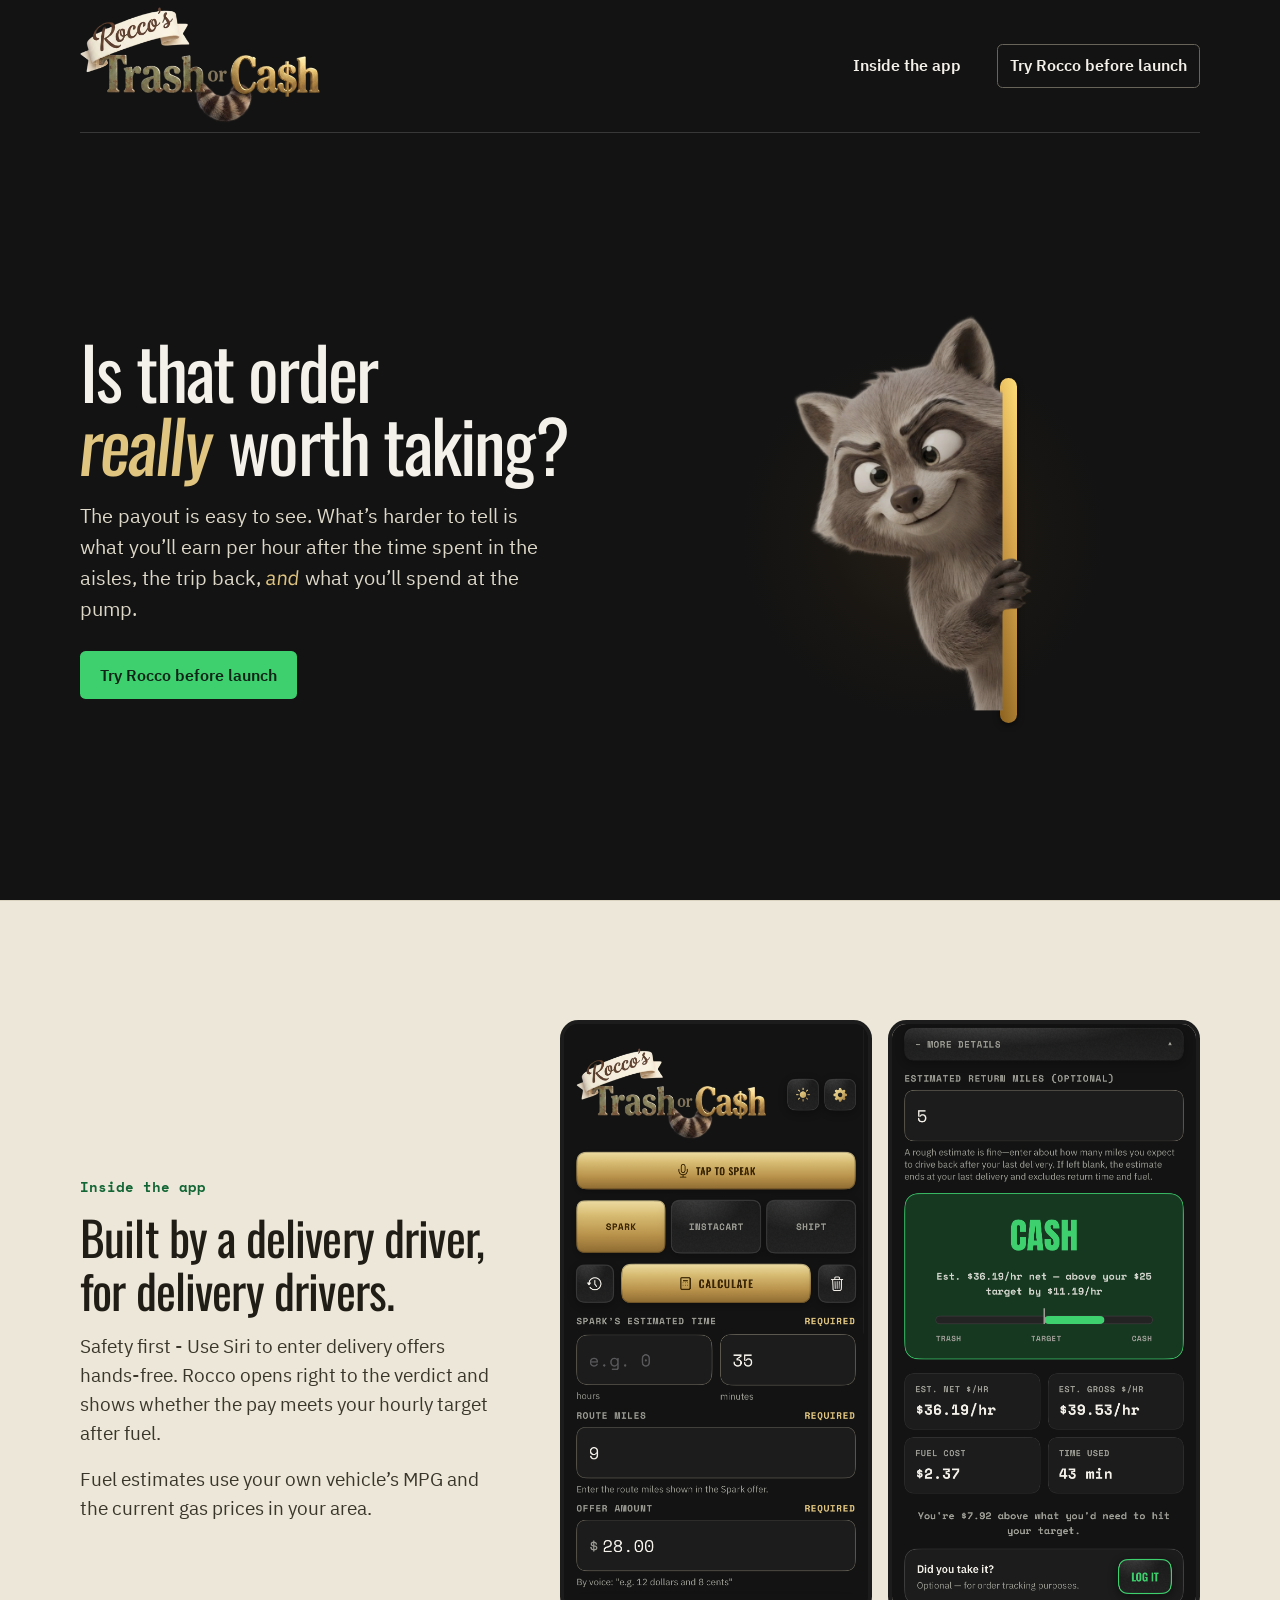
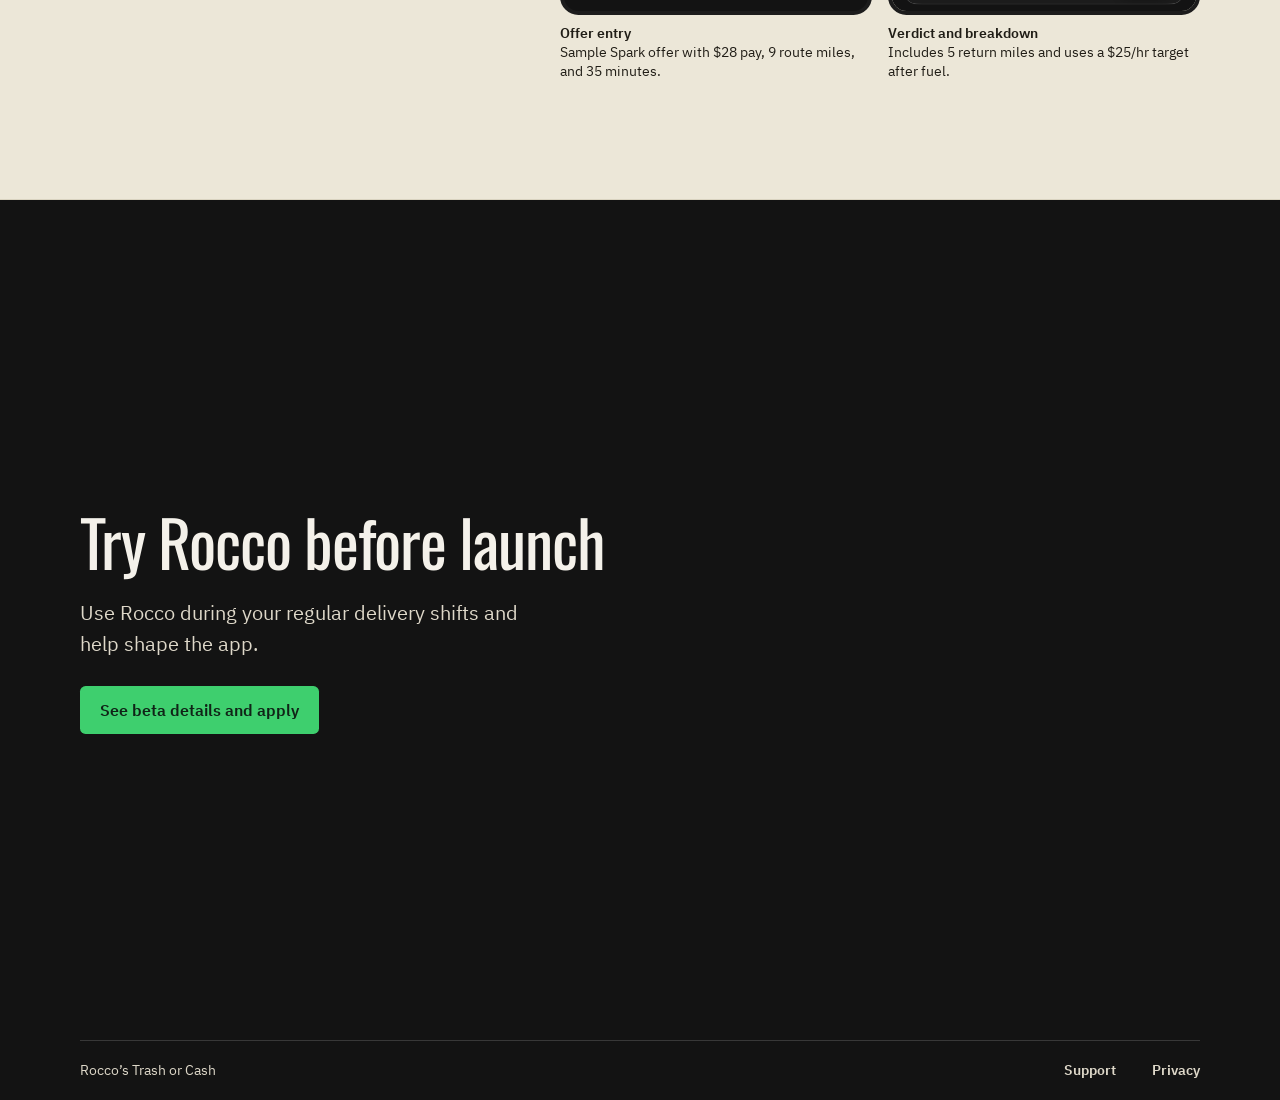
<file: index.html>
<!doctype html>
<html lang="en">
<head>
  <meta charset="utf-8">
  <meta name="viewport" content="width=device-width, initial-scale=1">
  <meta name="theme-color" content="#131313">
  <link rel="icon" href="./rocco-avatar.png">
  <link rel="stylesheet" href="./styles.css?v=5">
  <meta name="description" content="See what delivery offers are worth after fuel. An iPhone app built by a delivery driver, for delivery drivers.">
  <meta property="og:type" content="website">
  <meta property="og:site_name" content="Rocco’s Trash or Cash">
  <meta property="og:title" content="Rocco’s Trash or Cash">
  <meta property="og:description" content="See what delivery offers are worth after fuel. An iPhone app built by a delivery driver, for delivery drivers.">
  <meta property="og:url" content="https://roccostrashorcash.com/">
  <meta property="og:image" content="https://roccostrashorcash.com/rocco-share.jpg">
  <meta property="og:image:width" content="1200">
  <meta property="og:image:height" content="630">
  <meta property="og:image:alt" content="The full Rocco’s Trash or Cash logo on a charcoal background">
  <meta name="twitter:card" content="summary_large_image">
  <title>Rocco’s Trash or Cash</title>
</head>
<body>
  <a class="skip" href="#main">Skip to content</a>
  <header class="dark">
    <div class="wrap top">
      <a href="./" class="brand"><img src="./wordmark.png" width="902" height="441" alt="Rocco’s Trash or Cash"></a>
      <nav aria-label="Page navigation">
        <a class="nav-terms" href="#app-preview">Inside the app</a>
        <a class="nav-signup" href="/beta/">Try Rocco before launch</a>
      </nav>
    </div>
  </header>
  <main id="main">
    <section class="dark" aria-labelledby="hero-title">
      <div class="wrap hero">
        <div class="hero-copy">
          <h1 id="hero-title">Is that order<br> <em>really</em> worth taking?</h1>
          <p class="lead">The payout is easy to see. What’s harder to tell is what you’ll earn per hour after the time spent in the aisles, the trip back, <em>and</em> what you’ll spend at the pump.</p>
          <a class="button" href="/beta/">Try Rocco before launch</a>
        </div>
        <div class="hero-art">
          <img src="./rocco-peek-side.png" width="1024" height="1024" alt="Rocco, the raccoon mascot, peeking around a vertical gold bar with a puzzled expression">
        </div>
      </div>
    </section>

    <section class="showcase" id="app-preview" aria-labelledby="showcase-title">
      <div class="wrap section-pad showcase-grid">
        <div>
          <p class="label">Inside the app</p>
          <h2 id="showcase-title">Built by a delivery driver, for delivery drivers.</h2>
          <p class="section-intro">Safety first - Use Siri to enter delivery offers hands-free. Rocco opens right to the verdict and shows whether the pay meets your hourly target after fuel.</p>
          <p class="section-intro">Fuel estimates use your own vehicle’s MPG and the current gas prices in your area.</p>
        </div>
        <div class="phones">
          <figure>
            <div class="phone">
              <img src="./spark-offer.png" width="1179" height="2556" loading="lazy" alt="Spark offer entry with a $28 offer, 9 route miles, and 35 minutes.">
            </div>
            <figcaption>Offer entry <span>Sample Spark offer with $28 pay, 9 route miles, and 35 minutes.</span></figcaption>
          </figure>
          <figure>
            <div class="phone">
              <img src="./spark-verdict.png" width="1179" height="2556" loading="lazy" alt="Cash verdict with estimated earnings of $36.19 per hour after fuel, $2.37 in fuel costs, and 43 minutes used.">
            </div>
            <figcaption>Verdict and breakdown <span>Includes 5 return miles and uses a $25/hr target after fuel.</span></figcaption>
          </figure>
        </div>
      </div>
    </section>

    <section id="signup" class="dark" aria-labelledby="beta-invite-title">
      <div class="wrap section-pad">
        <h2 id="beta-invite-title">Try Rocco before launch</h2>
        <p class="lead">Use Rocco during your regular delivery shifts and help shape the app.</p>
        <a class="button" href="/beta/">See beta details and apply</a>
      </div>
    </section>
  </main>
  <footer class="dark">
    <div class="wrap footer">
      <span>Rocco’s Trash or Cash</span>
      <nav aria-label="Footer navigation">
        <a href="/support/">Support</a>
        <a href="/privacy/">Privacy</a>
      </nav>
    </div>
  </footer>
</body>
</html>
</file>
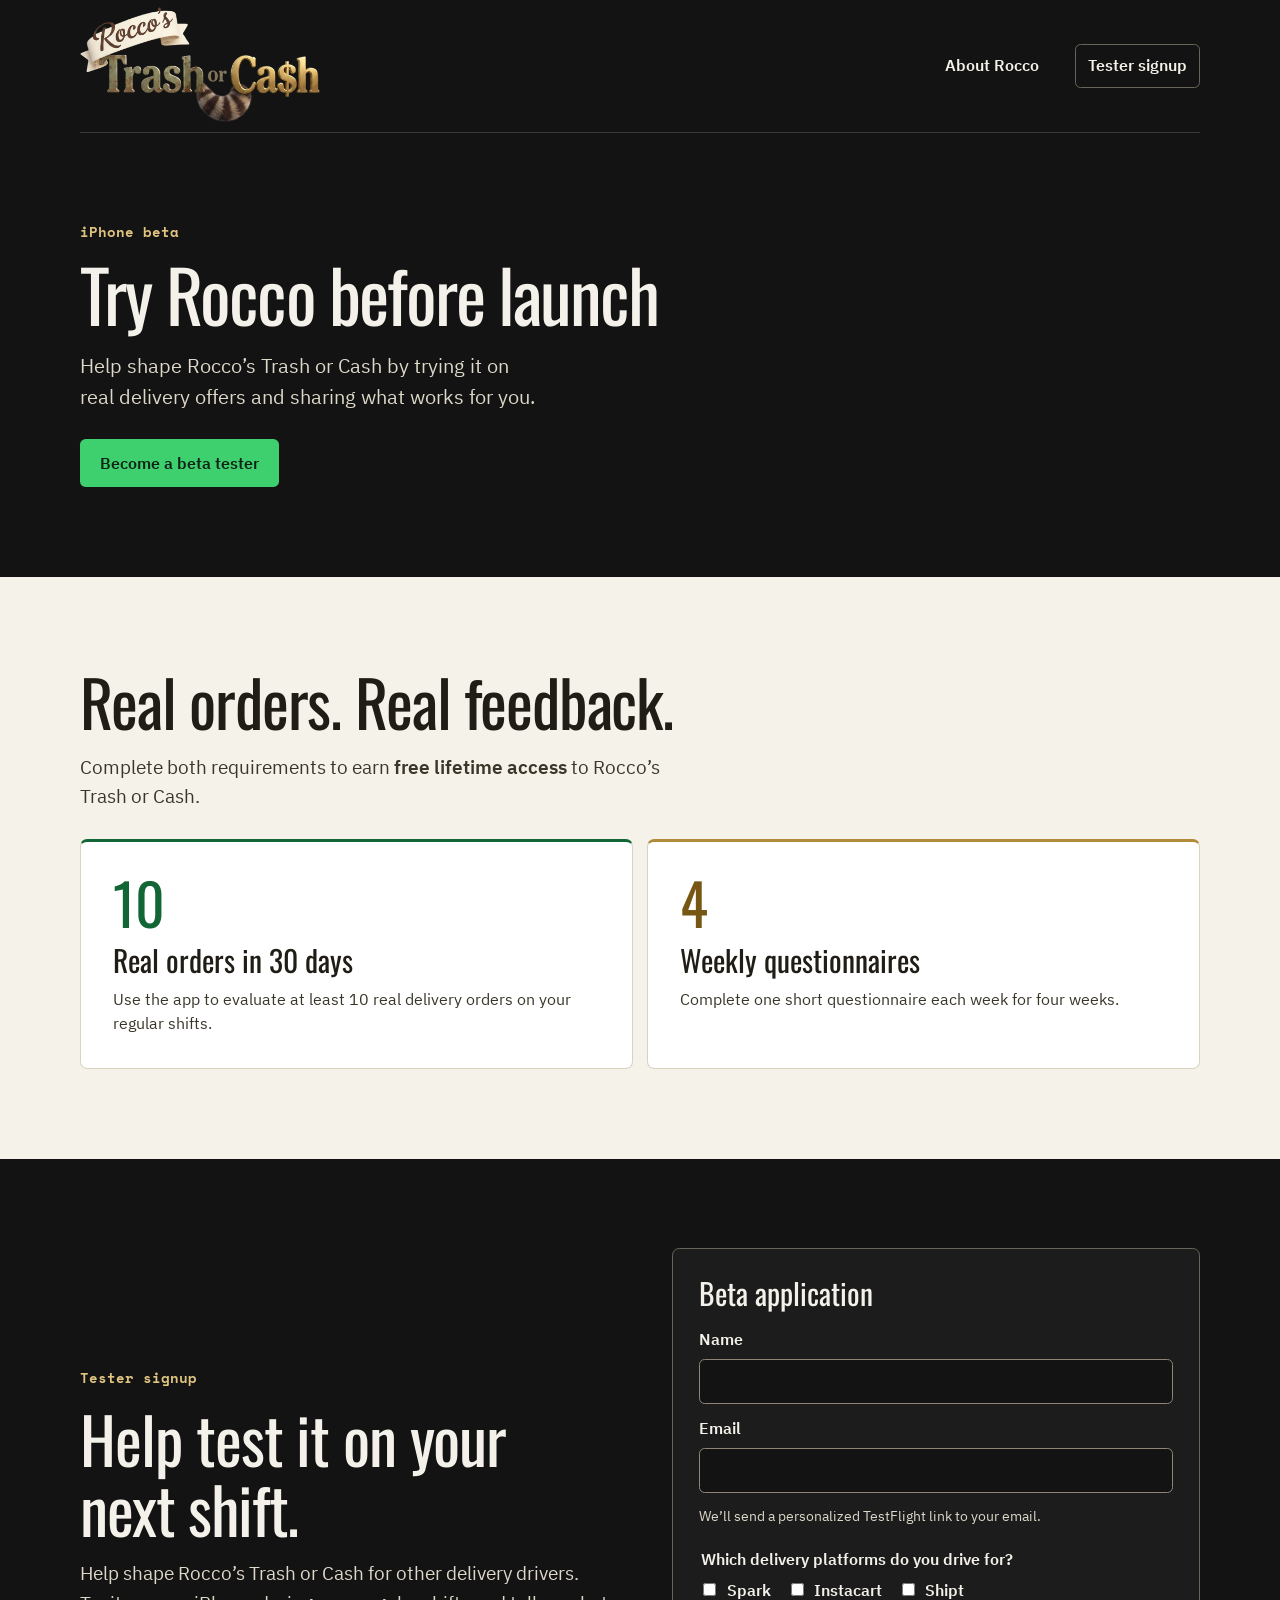
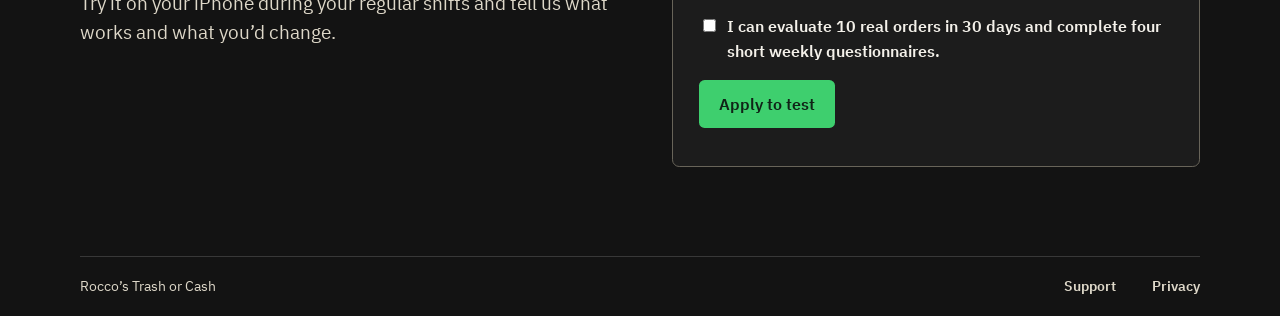
<file: beta/index.html>
<!doctype html>
<html lang="en">
<head>
  <meta charset="utf-8">
  <meta name="viewport" content="width=device-width, initial-scale=1">
  <meta name="theme-color" content="#131313">
  <link rel="icon" href="../rocco-avatar.png">
  <link rel="stylesheet" href="../styles.css?v=5">
  <meta name="description" content="Apply to test Rocco’s Trash or Cash on your iPhone and help shape the delivery offer calculator.">
  <meta property="og:type" content="website">
  <meta property="og:site_name" content="Rocco’s Trash or Cash">
  <meta property="og:title" content="Try Rocco’s Trash or Cash before launch">
  <meta property="og:description" content="Apply to test Rocco’s Trash or Cash on your iPhone and help shape the delivery offer calculator.">
  <meta property="og:url" content="https://roccostrashorcash.com/beta/">
  <meta property="og:image" content="https://roccostrashorcash.com/rocco-share.jpg">
  <meta property="og:image:width" content="1200">
  <meta property="og:image:height" content="630">
  <meta property="og:image:alt" content="The full Rocco’s Trash or Cash logo on a charcoal background">
  <meta name="twitter:card" content="summary_large_image">
  <title>iPhone Beta | Rocco’s Trash or Cash</title>
</head>
<body>
  <a class="skip" href="#main">Skip to content</a>
  <header class="dark">
    <div class="wrap top">
      <a href="../" class="brand"><img src="../wordmark.png" width="902" height="441" alt="Rocco’s Trash or Cash"></a>
      <nav aria-label="Page navigation">
        <a class="nav-terms" href="../">About Rocco</a>
        <a class="nav-signup" href="#signup">Tester signup</a>
      </nav>
    </div>
  </header>
  <main id="main">
    <section class="dark" aria-labelledby="beta-title">
      <div class="wrap section-pad">
        <p class="label accent">iPhone beta</p>
        <h1 id="beta-title">Try Rocco before launch</h1>
        <p class="lead">Help shape Rocco’s Trash or Cash by trying it on real delivery offers and sharing what works for you.</p>
        <a class="button" href="#signup">Become a beta tester</a>
      </div>
    </section>

    <section class="terms" id="terms" aria-labelledby="terms-title">
      <div class="wrap section-pad">
        <h2 id="terms-title">Real orders. Real feedback.</h2>
        <p class="section-intro">Complete both requirements to earn <strong>free lifetime access</strong> to Rocco’s Trash or Cash.</p>
        <div class="commitments">
          <article>
            <p class="count">10</p>
            <h3>Real orders in 30 days</h3>
            <p>Use the app to evaluate at least 10 real delivery orders on your regular shifts.</p>
          </article>
          <article>
            <p class="count">4</p>
            <h3>Weekly questionnaires</h3>
            <p>Complete one short questionnaire each week for four weeks.</p>
          </article>
        </div>
      </div>
    </section>

    <section id="signup" class="dark" aria-labelledby="signup-title">
      <div class="wrap section-pad signup-grid">
        <div>
          <p class="label accent">Tester signup</p>
          <h2 id="signup-title">Help test it on your next shift.</h2>
          <p class="section-intro">Help shape Rocco’s Trash or Cash for other delivery drivers. Try it on your iPhone during your regular shifts and tell us what works and what you’d change.</p>
        </div>
        <form class="signup-card signup-form" action="https://formspree.io/f/xaeojzqr" method="post" aria-labelledby="application-title">
          <h3 id="application-title">Beta application</h3>
          <div class="application-fields">
            <label for="applicant-name">Name</label>
            <input id="applicant-name" name="name" autocomplete="name" required>
            <label for="applicant-email">Email</label>
            <input id="applicant-email" name="email" type="email" autocomplete="email" aria-describedby="email-note" required>
            <p class="field-note" id="email-note">We’ll send a personalized TestFlight link to your email.</p>
            <fieldset>
              <legend>Which delivery platforms do you drive for?</legend>
              <div class="platform-options">
                <label><input type="checkbox" name="platforms" value="Spark"> Spark</label>
                <label><input type="checkbox" name="platforms" value="Instacart"> Instacart</label>
                <label><input type="checkbox" name="platforms" value="Shipt"> Shipt</label>
              </div>
            </fieldset>
            <label class="commitment-check">
              <input type="checkbox" name="testing_commitment" value="confirmed" required>
              <span>I can evaluate 10 real orders in 30 days and complete four short weekly questionnaires.</span>
            </label>
          </div>
          <button class="button" type="submit">Apply to test</button>
          <p class="field-note" role="status"></p>
        </form>
      </div>
    </section>

  </main>
  <footer class="dark">
    <div class="wrap footer">
      <span>Rocco’s Trash or Cash</span>
      <nav aria-label="Footer navigation">
        <a href="/support/">Support</a>
        <a href="/privacy/">Privacy</a>
      </nav>
    </div>
  </footer>
  <script>
    const application = document.querySelector('.signup-form');
    const submitButton = application.querySelector('button[type="submit"]');
    const status = application.querySelector('[role="status"]');
    const platforms = Array.from(application.querySelectorAll('input[name="platforms"]'));

    for (const platform of platforms) {
      platform.addEventListener('change', () => platforms[0].setCustomValidity(''));
    }

    application.addEventListener('submit', async (event) => {
      event.preventDefault();
      if (submitButton.disabled) return;
      if (!platforms.some((platform) => platform.checked)) {
        platforms[0].setCustomValidity('Choose at least one delivery platform.');
        platforms[0].reportValidity();
        return;
      }

      submitButton.disabled = true;
      status.textContent = 'Sending your application…';
      try {
        const response = await fetch(application.action, {
          method: 'POST',
          body: new FormData(application),
          headers: { Accept: 'application/json' },
        });
        if (!response.ok) throw new Error('Application submission failed');
        application.reset();
        status.textContent = 'Thanks! Your application was received.';
      } catch {
        status.textContent = 'We couldn’t confirm receipt. Please try again in a moment.';
      } finally {
        submitButton.disabled = false;
      }
    });
  </script>
</body>
</html>
</file>
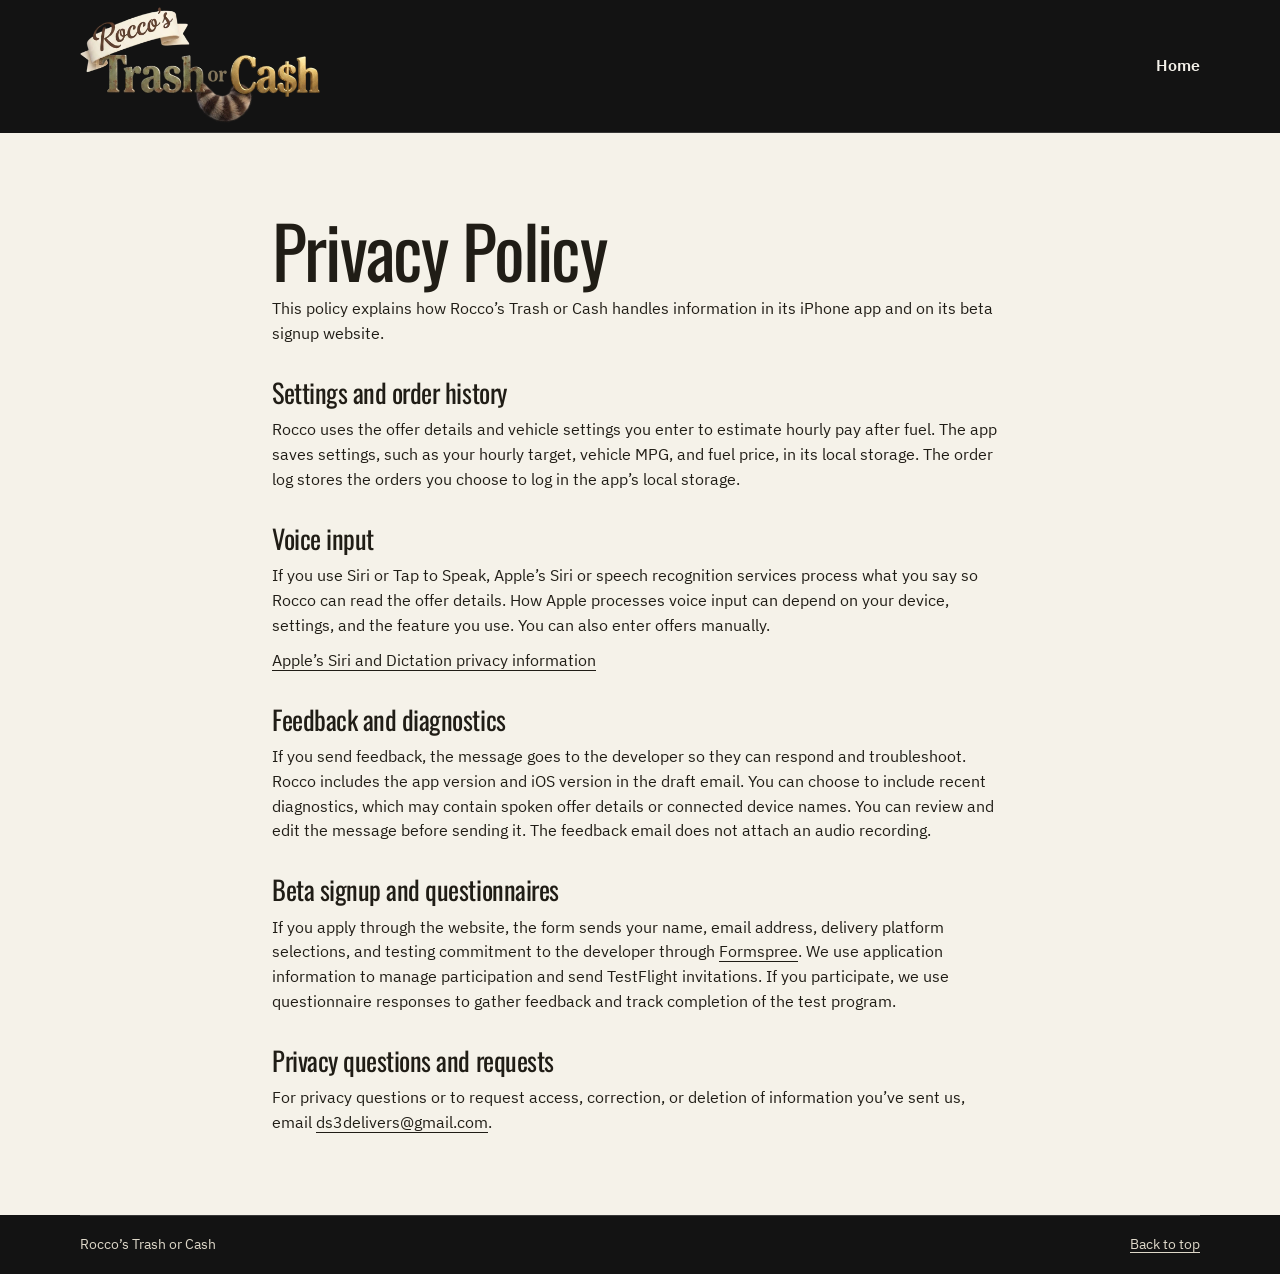
<file: privacy/index.html>
<!doctype html>
<html lang="en">
<head>
  <meta charset="utf-8">
  <meta name="viewport" content="width=device-width, initial-scale=1">
  <meta name="theme-color" content="#131313">
  <meta name="description" content="How Rocco’s Trash or Cash handles information in the iPhone app and on the beta signup website.">
  <link rel="icon" href="../rocco-avatar.png">
  <link rel="stylesheet" href="../styles.css">
  <title>Privacy Policy | Rocco’s Trash or Cash</title>
  <style>
    .privacy { max-width: 46rem; padding-block: clamp(2.25rem, 7vw, 5rem); }
    .privacy section { margin-top: 2rem; }
    .privacy h2 { font-size: 1.65rem; }
    .privacy p { margin: .65rem 0 0; }
    .privacy a { overflow-wrap: anywhere; }
  </style>
</head>
<body>
  <a class="skip" href="#main">Skip to content</a>
  <header class="dark">
    <div class="wrap top">
      <a href="../" class="brand"><img src="../wordmark.png" width="902" height="441" alt="Rocco’s Trash or Cash"></a>
      <nav aria-label="Page navigation"><a href="../">Home</a></nav>
    </div>
  </header>
  <main class="wrap privacy" id="main">
    <h1>Privacy Policy</h1>
    <p>This policy explains how Rocco’s Trash or Cash handles information in its iPhone app and on its beta signup website.</p>
    <section>
      <h2>Settings and order history</h2>
      <p>Rocco uses the offer details and vehicle settings you enter to estimate hourly pay after fuel. The app saves settings, such as your hourly target, vehicle MPG, and fuel price, in its local storage. The order log stores the orders you choose to log in the app’s local storage.</p>
    </section>
    <section>
      <h2>Voice input</h2>
      <p>If you use Siri or Tap to Speak, Apple’s Siri or speech recognition services process what you say so Rocco can read the offer details. How Apple processes voice input can depend on your device, settings, and the feature you use. You can also enter offers manually.</p>
      <p><a href="https://www.apple.com/legal/privacy/data/en/ask-siri-dictation/">Apple’s Siri and Dictation privacy information</a></p>
    </section>
    <section>
      <h2>Feedback and diagnostics</h2>
      <p>If you send feedback, the message goes to the developer so they can respond and troubleshoot. Rocco includes the app version and iOS version in the draft email. You can choose to include recent diagnostics, which may contain spoken offer details or connected device names. You can review and edit the message before sending it. The feedback email does not attach an audio recording.</p>
    </section>
    <section>
      <h2>Beta signup and questionnaires</h2>
      <p>If you apply through the website, the form sends your name, email address, delivery platform selections, and testing commitment to the developer through <a href="https://formspree.io/legal/privacy-policy/">Formspree</a>. We use application information to manage participation and send TestFlight invitations. If you participate, we use questionnaire responses to gather feedback and track completion of the test program.</p>
    </section>
    <section>
      <h2>Privacy questions and requests</h2>
      <p>For privacy questions or to request access, correction, or deletion of information you’ve sent us, email <a href="mailto:ds3delivers@gmail.com">ds3delivers@gmail.com</a>.</p>
    </section>
  </main>
  <footer class="dark">
    <div class="wrap footer"><span>Rocco’s Trash or Cash</span><a href="#main">Back to top</a></div>
  </footer>
</body>
</html>
</file>
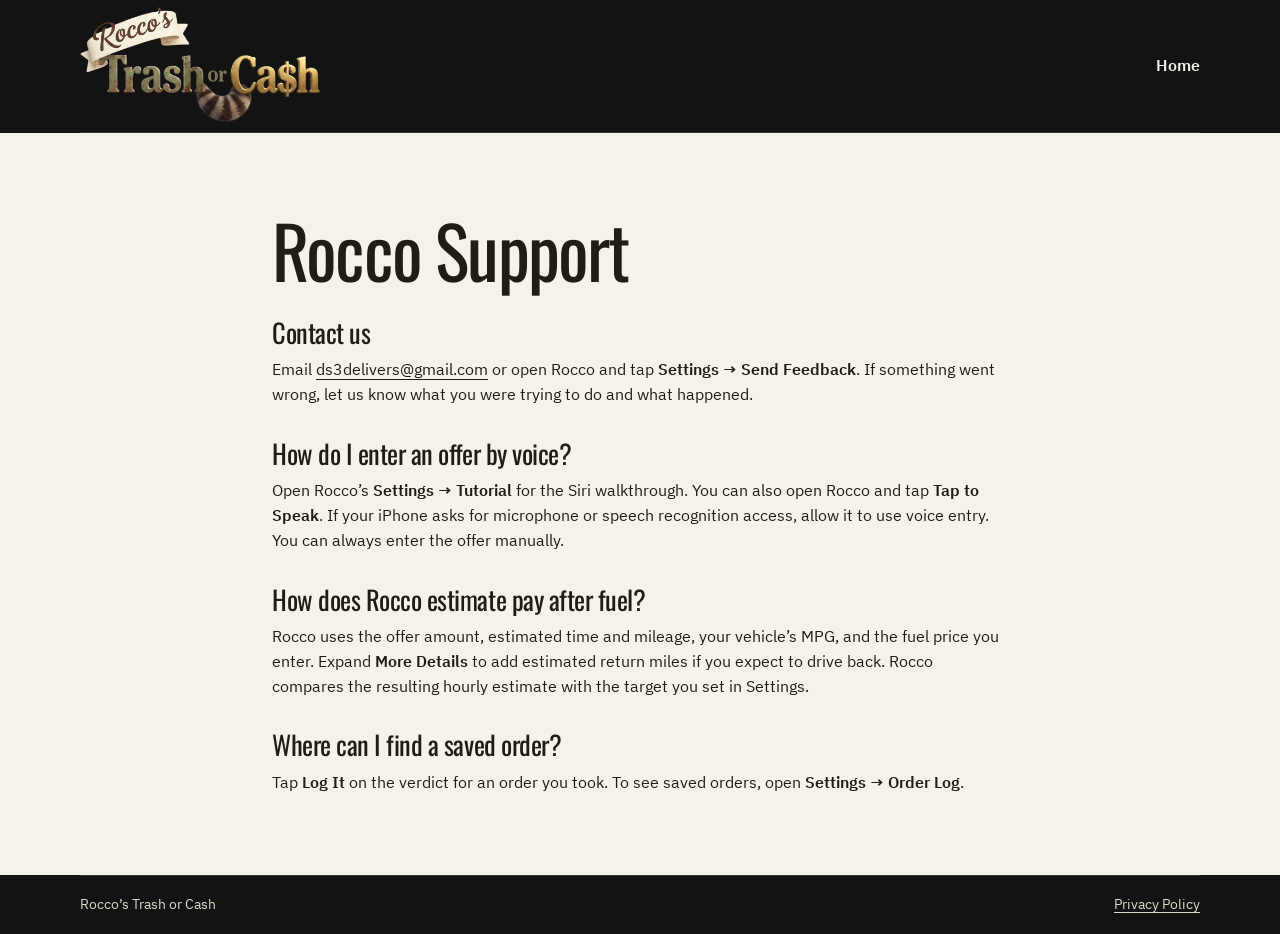
<file: support/index.html>
<!doctype html>
<html lang="en">
<head>
  <meta charset="utf-8">
  <meta name="viewport" content="width=device-width, initial-scale=1">
  <meta name="theme-color" content="#131313">
  <meta name="description" content="Get help with Rocco’s Trash or Cash for iPhone.">
  <link rel="icon" href="../rocco-avatar.png">
  <link rel="stylesheet" href="../styles.css">
  <title>Support | Rocco’s Trash or Cash</title>
  <style>
    .support { max-width: 46rem; padding-block: clamp(2.25rem, 7vw, 5rem); }
    .support section { margin-top: 2rem; }
    .support h2 { font-size: 1.65rem; }
    .support p { margin: .65rem 0 0; }
    .support a { overflow-wrap: anywhere; }
  </style>
</head>
<body>
  <a class="skip" href="#main">Skip to content</a>
  <header class="dark">
    <div class="wrap top">
      <a href="../" class="brand"><img src="../wordmark.png" width="902" height="441" alt="Rocco’s Trash or Cash"></a>
      <nav aria-label="Page navigation"><a href="../">Home</a></nav>
    </div>
  </header>
  <main class="wrap support" id="main">
    <h1>Rocco Support</h1>
    <section>
      <h2>Contact us</h2>
      <p>Email <a href="mailto:ds3delivers@gmail.com?subject=Rocco%20Support">ds3delivers@gmail.com</a> or open Rocco and tap <strong>Settings → Send Feedback</strong>. If something went wrong, let us know what you were trying to do and what happened.</p>
    </section>
    <section>
      <h2>How do I enter an offer by voice?</h2>
      <p>Open Rocco’s <strong>Settings → Tutorial</strong> for the Siri walkthrough. You can also open Rocco and tap <strong>Tap to Speak</strong>. If your iPhone asks for microphone or speech recognition access, allow it to use voice entry. You can always enter the offer manually.</p>
    </section>
    <section>
      <h2>How does Rocco estimate pay after fuel?</h2>
      <p>Rocco uses the offer amount, estimated time and mileage, your vehicle’s MPG, and the fuel price you enter. Expand <strong>More Details</strong> to add estimated return miles if you expect to drive back. Rocco compares the resulting hourly estimate with the target you set in Settings.</p>
    </section>
    <section>
      <h2>Where can I find a saved order?</h2>
      <p>Tap <strong>Log It</strong> on the verdict for an order you took. To see saved orders, open <strong>Settings → Order Log</strong>.</p>
    </section>
  </main>
  <footer class="dark">
    <div class="wrap footer"><span>Rocco’s Trash or Cash</span><a href="../privacy/">Privacy Policy</a></div>
  </footer>
</body>
</html>
</file>
<file: styles.css>
@font-face {
  font-family: "IBM Plex Sans";
  src: url("./IBMPlexSans-Regular.ttf") format("truetype");
  font-display: swap;
}
@font-face {
  font-family: "IBM Plex Sans";
  src: url("./IBMPlexSans-SemiBold.ttf") format("truetype");
  font-weight: 600;
  font-display: swap;
}
@font-face {
  font-family: Oswald;
  src: url("./Oswald-Regular.ttf") format("truetype");
  font-display: swap;
}
@font-face {
  font-family: "Space Mono";
  src: url("./SpaceMono-Bold.ttf") format("truetype");
  font-weight: 700;
  font-display: swap;
}
:root {
  --paper: #f5f2e9;
  --ink: #201d16;
  --muted: #3a362a;
  --line: #d9d3c0;
  --dark: #131313;
  --panel: #1c1c1c;
  --cash: #3ecf6e;
  --deep-green: #126635;
  --gold: #e0c580;
  --trash: #ff5a36;
  --display: Oswald, "Arial Narrow", sans-serif;
  --mono: "Space Mono", monospace;
}
*, *::before, *::after { box-sizing: border-box; }
body { margin: 0; color: var(--ink); background: var(--paper); font: 1rem/1.55 "IBM Plex Sans", system-ui, sans-serif; }
img { display: block; max-width: 100%; height: auto; }
a { color: inherit; text-underline-offset: .22em; }
a:focus-visible { outline: 3px solid #b8790a; outline-offset: 5px; }
.skip { position: absolute; z-index: 2; top: .5rem; left: .5rem; transform: translateY(-150%); background: var(--paper); padding: .65rem; }
.skip:focus { transform: none; }
.wrap { width: min(100% - 2.5rem, 70rem); margin-inline: auto; }
.dark { background: var(--dark); color: #f4f1ea; }
.top, .footer { display: flex; align-items: center; justify-content: space-between; gap: 1rem; }
.top { min-height: 5.4rem; padding-block: .45rem; border-bottom: 1px solid #383838; }
.brand { flex-shrink: 0; width: clamp(8.75rem, 42vw, 15rem); }
nav { display: flex; align-items: center; gap: clamp(1rem, 3vw, 2.25rem); font-weight: 600; }
nav a { text-decoration: none; }
nav a:hover { text-decoration: underline; }
.nav-signup { border: 1px solid #686459; border-radius: .35rem; padding: .54rem .75rem; white-space: nowrap; }
.hero { display: grid; align-items: center; padding-block: 2.8rem 1rem; }
.hero-copy { position: relative; z-index: 1; }
.label { font: 700 .875rem/1.45 var(--mono); color: var(--deep-green); margin: 0 0 .9rem; }
.accent { color: var(--gold); }
h1, h2, h3 { font-family: var(--display); font-weight: 400; margin: 0; }
h1 { font-size: clamp(2.4rem, 6vw, 4.5rem); line-height: 1.015; letter-spacing: -.025em; }
.hero-copy em { font-style: normal; font-synthesis: none; display: inline-block; transform: skewX(-6deg); }
h1 em { color: var(--gold); margin-inline-end: .04em; }
h2 { font-size: clamp(2.25rem, 5.7vw, 4rem); line-height: 1.1; letter-spacing: -.018em; }
h3 { font-size: clamp(1.45rem, 3vw, 1.85rem); line-height: 1.2; }
.lead { max-width: 29rem; font-size: clamp(1.05rem, 2.5vw, 1.25rem); color: #ded8c9; margin: 1.25rem 0 1.7rem; }
.button { display: inline-flex; min-height: 3rem; align-items: center; justify-content: center; padding: .7rem 1.25rem; background: var(--cash); color: #102317; font-weight: 600; text-decoration: none; border-radius: .35rem; }
.button:hover { background: #7de79d; }
.hero-note { color: #d5cbb1; font-size: .875rem; margin: .8rem 0 0; }
.hero-art { position: relative; overflow: clip; justify-self: center; width: min(100%, 17rem); transform: scaleX(-1); background: radial-gradient(ellipse 42% 43% at 52% 54%, #261f16 0%, #1a1713 51%, #131313 100%); }
/* Align the vertical bar behind the edge of the side-peeking pose. */
.hero-art::before {
  content: "";
  position: absolute;
  top: 18%;
  bottom: 2%;
  left: 30%;
  width: 4%;
  border-radius: 100vw;
  background: linear-gradient(100deg, #ffdd77, #d4a24a 45%, #8a611f);
  box-shadow: 0 2px 6px #0008;
}
.hero-art img { position: relative; transform: translate(22%, -5%); filter: brightness(.85); }
.section-pad { padding-block: clamp(3rem, 7vw, 5.6rem); }
.section-intro { color: var(--muted); font-size: clamp(1rem, 2.4vw, 1.18rem); max-width: 39rem; margin: 1rem 0 0; }
.dark .section-intro { color: #ded8c9; }
.commitments { display: grid; gap: .85rem; margin-top: 1.7rem; }
.commitments article { background: #fff; border: 1px solid var(--line); border-top: 3px solid var(--deep-green); padding: clamp(1.1rem, 3vw, 2rem); border-radius: .45rem; }
.commitments article + article { border-top-color: #b18a3b; }
.commitments article p:last-child { margin: .5rem 0 0; color: var(--muted); }
.count { font: 400 3.6rem/1 var(--display); color: var(--deep-green); margin: 0 0 .75rem; }
.commitments article + article .count { color: #775614; }
.showcase { background: #ece7d8; border-block: 1px solid var(--line); }
.showcase-grid, .signup-grid { display: grid; gap: 1.8rem; }
.signup-grid { align-items: center; }
.phones { display: grid; gap: 1.5rem; width: 100%; max-width: 49rem; }
figure { margin: 0; }
.phone { overflow: hidden; border: 4px solid #1c1c1c; border-radius: 1.15rem; background: #131313; }
.phone img { width: 100%; margin-block: -13% -10.4%; }
.phones figure:first-child img { clip-path: inset(0 1.6% 7.5% 0); }
figcaption { font-weight: 600; margin-top: .55rem; }
figcaption span { display: block; font-weight: 400; }
.signup-card { background: var(--panel); border: 1px solid #686459; border-radius: .45rem; padding: 1.15rem; }
.signup-card p { margin: .4rem 0 1rem; color: #ded8c9; }
.signup-form .application-fields { display: grid; gap: .45rem; margin: 1rem 0; }
.signup-form label, .signup-form legend { font-weight: 600; }
.signup-form input:not([type="checkbox"]) {
  width: 100%;
  min-height: 2.75rem;
  margin-bottom: .35rem;
  padding: .55rem .7rem;
  border: 1px solid #8e8576;
  border-radius: .35rem;
  background: var(--dark);
  color: inherit;
  font: inherit;
}
.signup-form .field-note { margin: 0 0 .5rem; font-size: .875rem; }
.signup-form fieldset { min-width: 0; border: 0; padding: 0; margin: .3rem 0; }
.platform-options { display: flex; flex-wrap: wrap; gap: .25rem 1rem; margin-top: .35rem; }
.platform-options label, .commitment-check { display: flex; align-items: baseline; gap: .45rem; }
.signup-form input[type="checkbox"] { accent-color: var(--cash); flex: none; }
.signup-form .button { border: 0; font: inherit; font-weight: 600; }
.signup-form .button:disabled { background: #383838; color: #ded8c9; }
.signup-form .button + .field-note { margin-top: .7rem; }
.footer { border-top: 1px solid #383838; padding-block: 1.15rem; color: #ded8c9; font-size: .875rem; }
@media (width < 36rem) {
  .top { flex-direction: column; justify-content: center; gap: .45rem; padding-block: .65rem .85rem; }
  nav { justify-content: center; gap: 1rem; }
  .hero-copy { text-align: center; }
  .hero-copy .lead { margin-inline: auto; }
}
@media (min-width: 36rem) {
  .phones { grid-template-columns: repeat(2, minmax(0, 1fr)); }
  .commitments { grid-template-columns: repeat(2, minmax(0, 1fr)); }
}
@media (min-width: 52rem) {
  .wrap { width: min(100% - 5rem, 70rem); }
  .hero { grid-template-columns: 1.08fr 1fr; min-height: 34rem; padding-block: 2.1rem; }
  .hero-art { width: min(100%, 27rem); }
  .signup-grid { grid-template-columns: 1fr 1fr; gap: 4rem; }
  .signup-card { padding: 1.65rem; }
}

.hero-copy .lead em { color: var(--gold); }

@media (min-width: 56rem) and (min-height: 37.5rem) {
  .showcase-grid {
    grid-template-columns: minmax(0, 1fr) auto;
    align-items: center;
    gap: clamp(1.5rem, 4vw, 3.5rem);
    padding-block: 1.5rem;
  }

  .showcase h2 { font-size: clamp(2.25rem, 3.7vw, 3.5rem); }

  .showcase .phones {
    width: min(50vw, 40rem, calc(100svh - 9.5rem));
    gap: 1rem;
  }

  .showcase figcaption { font-size: .9rem; line-height: 1.3; }
}

@media (min-width: 56rem) and (min-height: 37.5rem) {
  /* Include the wordmark, header padding, and border in the opening panel. */
  .hero { min-height: calc(100svh - (15rem * 441 / 902 + .9rem + 1px)); }
  .hero-art { width: min(100%, 27rem, calc(100svh - 13rem)); }

  .showcase > .showcase-grid { min-height: calc(100svh - 2px); }

  /* The footer is part of the last panel. */
  .showcase + #signup {
    display: grid;
    align-items: center;
    min-height: calc(100svh - (.875rem * 1.55 + 2.3rem + 1px));
  }
}
</file>
